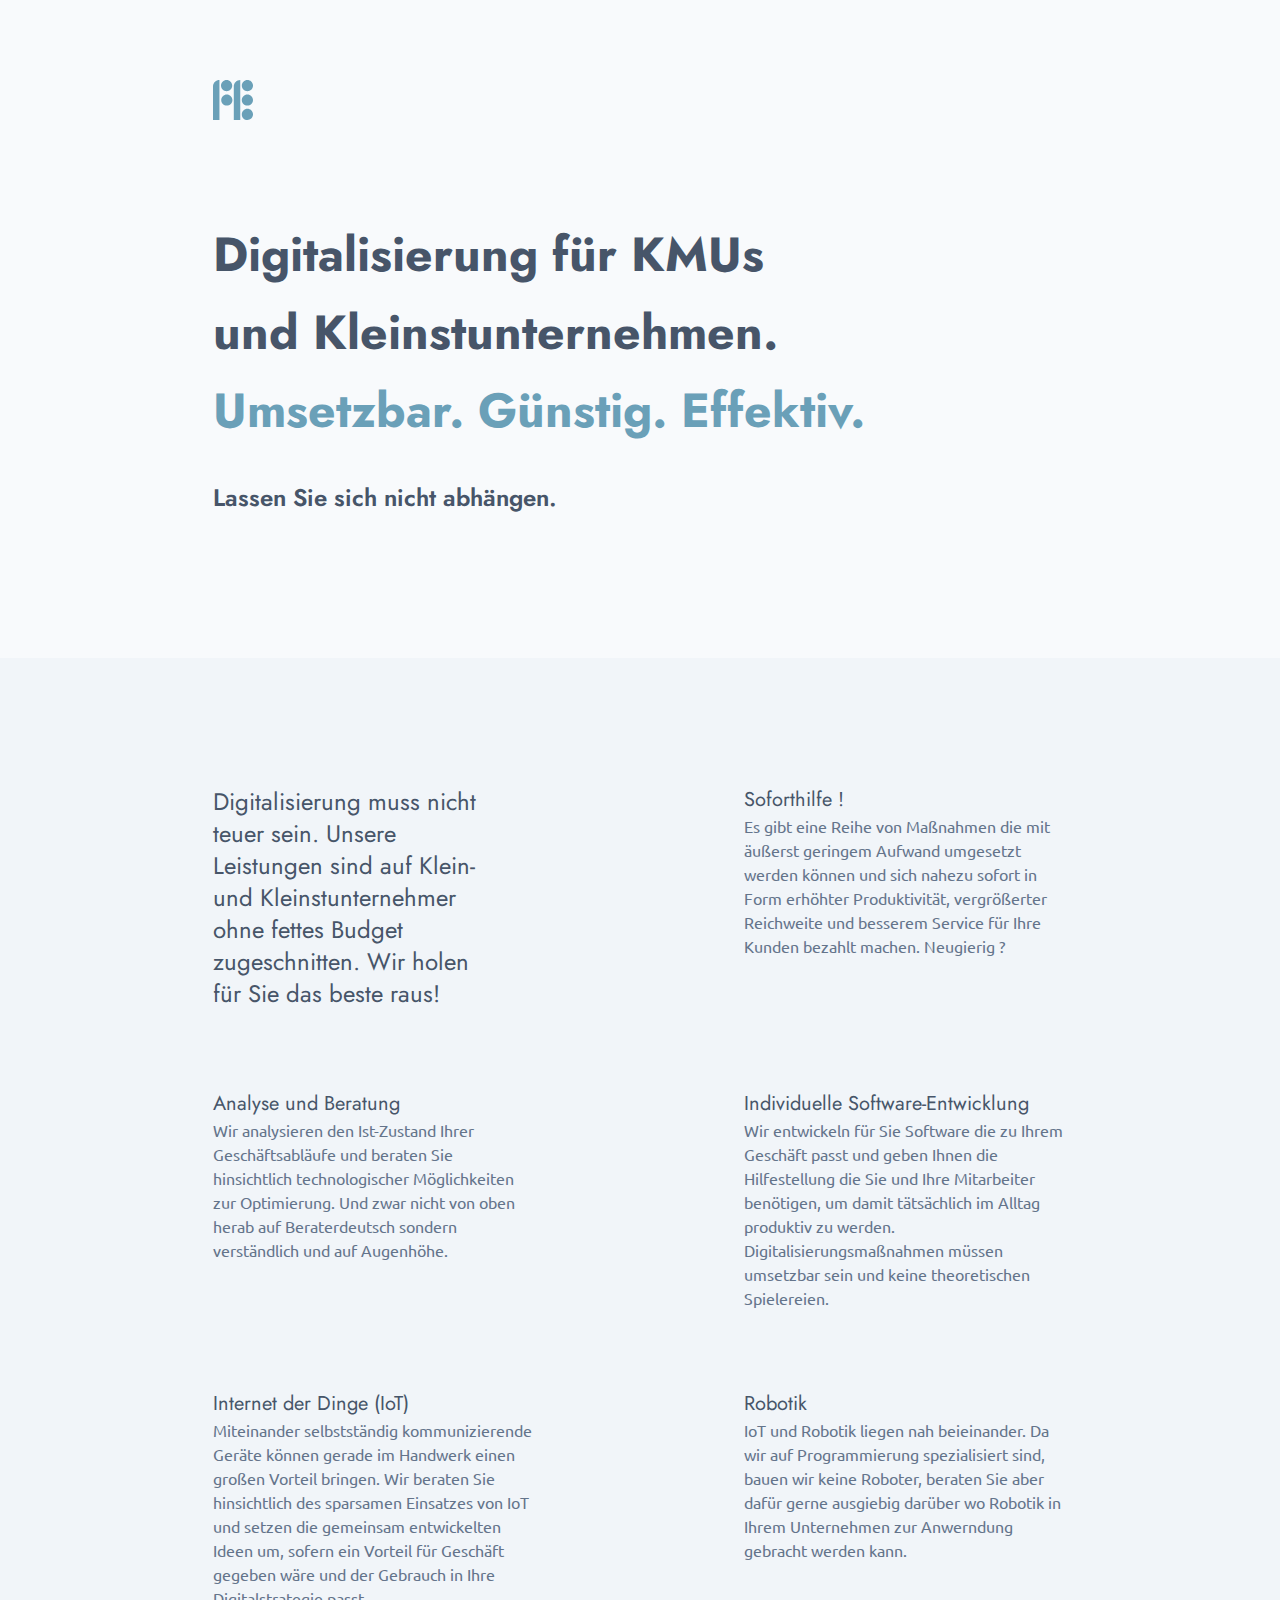
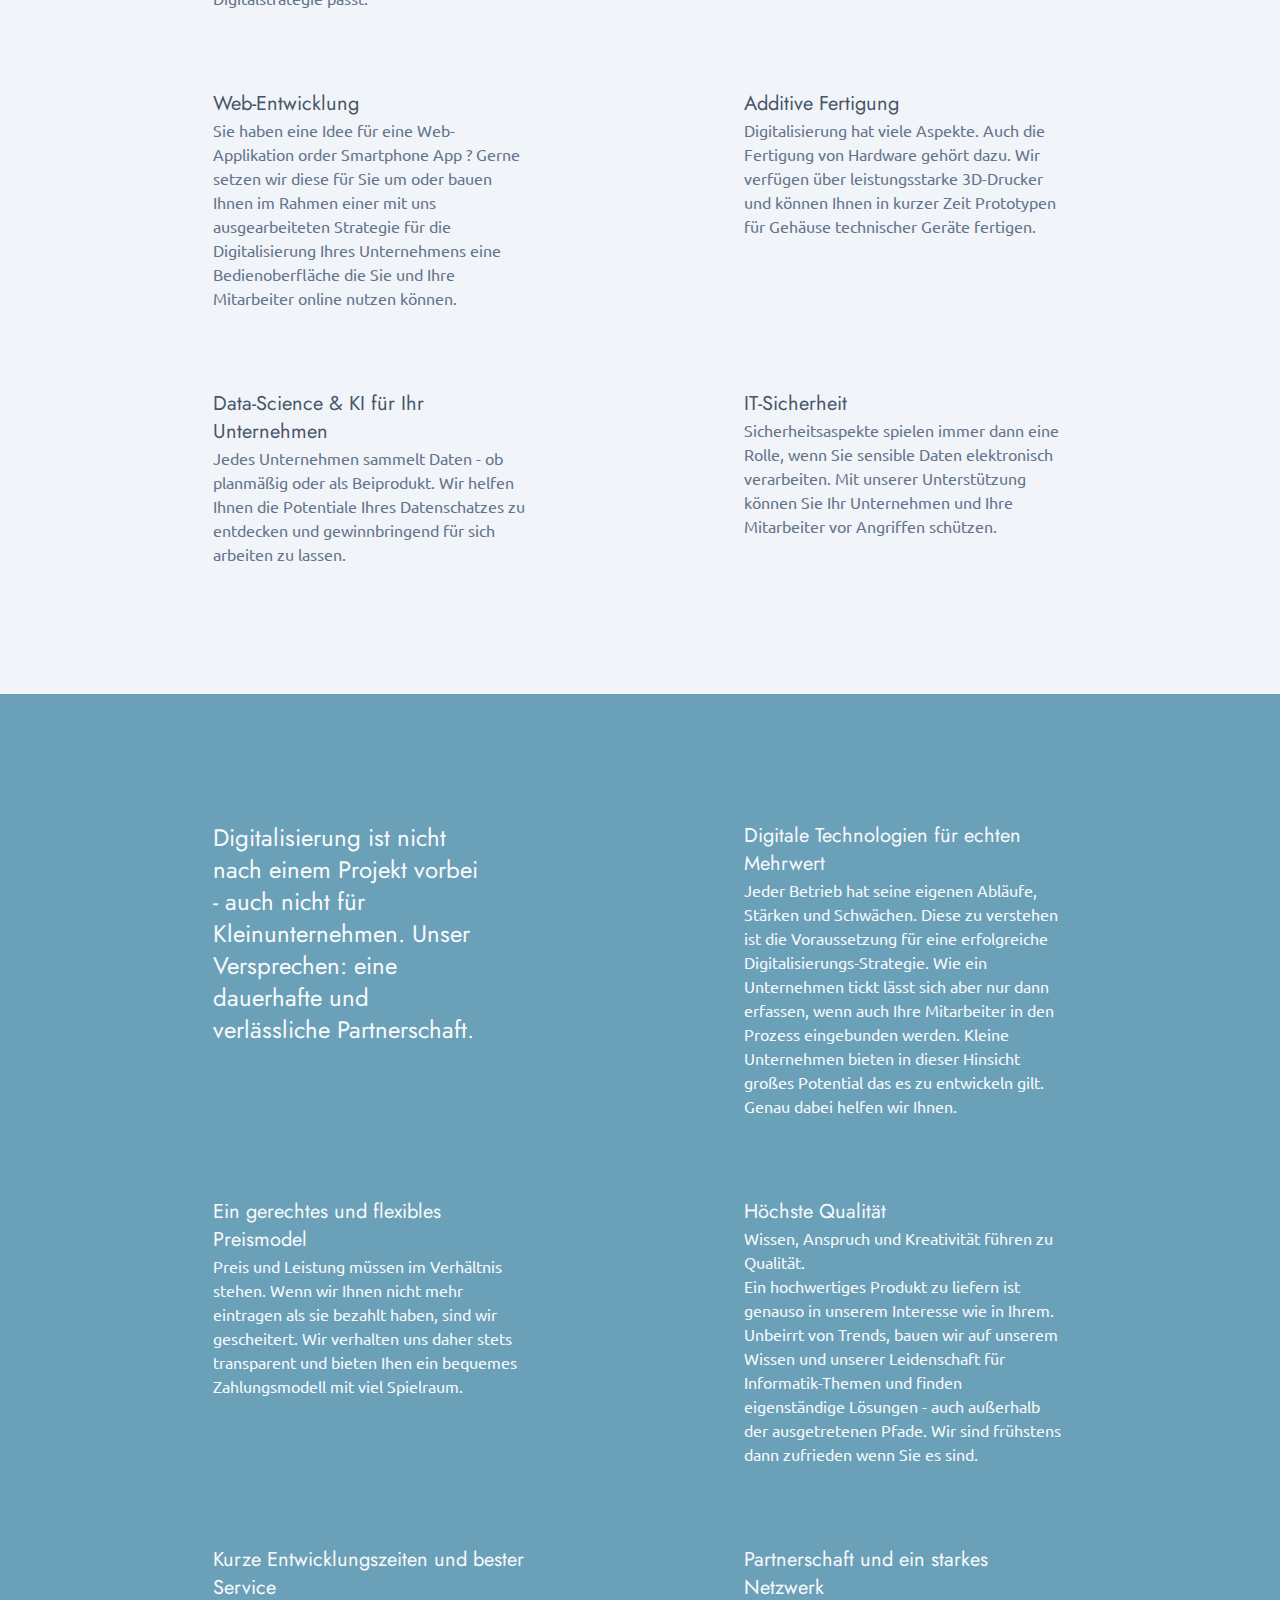
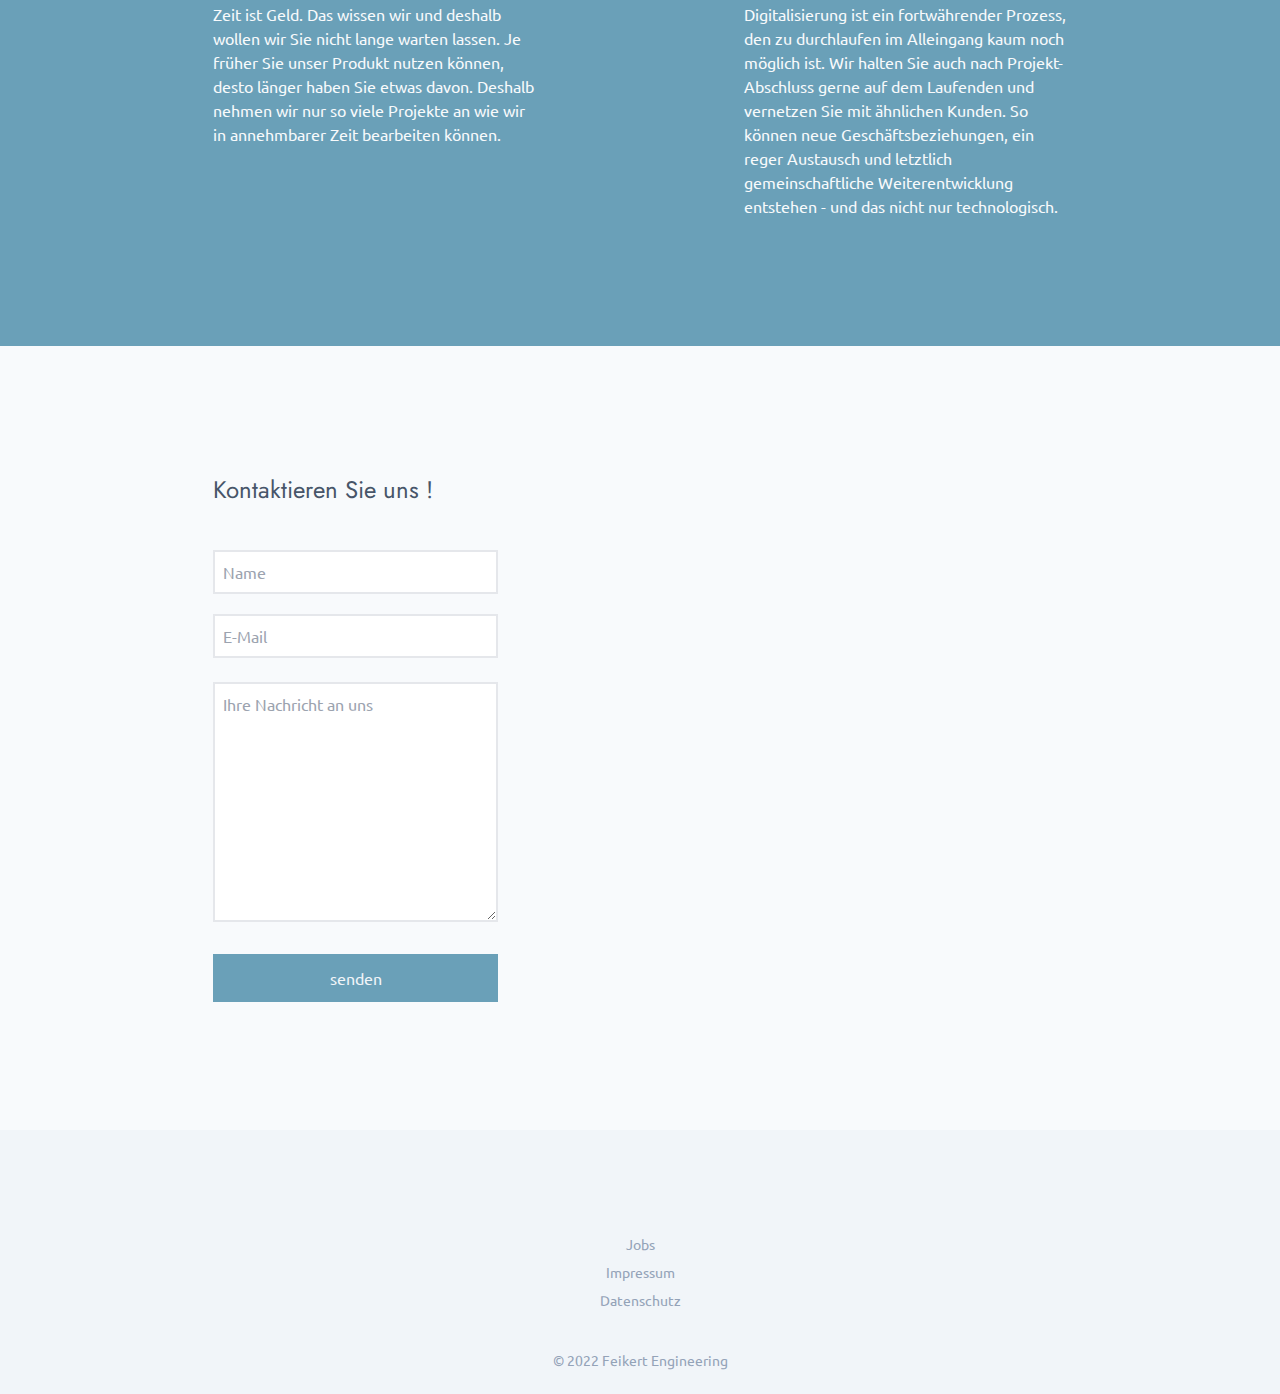
<file: index.html>
<!DOCTYPE html>
<html lang="de">
    <head>
        <meta charset="UTF-8" />

        <meta http-equiv="X-UA-Compatible" content="IE=edge" />

        <meta name="viewport" content="width=device-width, initial-scale=1.0" />

        <meta name="description" content="Wir machen Ihr Kleinunternehmen digitaler! Feikert Engineering hilft KMUs mit einem ganzheitlichen Ansatz, Fokus auf einfache Umsetzbarkeit und flexibler Finanzierung durch den Prozess der Digitalisierung.">

        <title>Digitalisierung für KMUs</title>

        <link rel="icon" href="logo2.svg">


        <link rel="stylesheet" href="tailwind.css" />
        <link rel="preconnect" href="https://fonts.googleapis.com">
        <link rel="preconnect" href="https://fonts.gstatic.com" crossorigin>
        <link href="https://fonts.googleapis.com/css2?family=Silkscreen&display=swap" rel="stylesheet">
    
        <link rel="preconnect" href="https://fonts.googleapis.com">
        <link rel="preconnect" href="https://fonts.gstatic.com" crossorigin>
        <link href="https://fonts.googleapis.com/css2?family=Jost:wght@500&display=swap" rel="stylesheet">
    
        <link rel="preconnect" href="https://fonts.googleapis.com">
        <link rel="preconnect" href="https://fonts.gstatic.com" crossorigin>
        <link href="https://fonts.googleapis.com/css2?family=PT+Sans&display=swap" rel="stylesheet">
 
        <link rel="preconnect" href="https://fonts.googleapis.com">
        <link rel="preconnect" href="https://fonts.gstatic.com" crossorigin>
        <link href="https://fonts.googleapis.com/css2?family=Ubuntu:wght@300&display=swap" rel="stylesheet">

    </head>

    <body class="flex justify-center w-full">
        <!--SEITEN CONTAINER-->
        <div class="flex flex-col font-jost items-center w-full h-full bg-slate-50 font-sans">
            <!--HEADING CONTAINER VOLL-->
            <div class="flex flex-col items-center w-full pt-20 pb-36 bg-slate-50">
                <!--heading inhalt eingerückt-->
                <div class="w-5/6 md:w-4/6">
                    <div class="flex">
                        <img class="w-10" src="logo2.svg" alt="logo">
                    </div>
                    <div class="pt-24 text-slate-600">
                        <h1 class="text-4xl md:text-5xl md:leading-relaxed font-bold">
                            Digitalisierung für KMUs<br>
                            und Kleinstunternehmen.
                            <h2 class="text-4xl md:text-5xl md:leading-relaxed font-bold text-[#6aa0b8]">
                                Umsetzbar.
                                Günstig.
                                Effektiv.
                            </h2>
                          
                        </h1>
                        <p class="pt-8 text-xl md:text-2xl font-semibold">Lassen Sie sich nicht abhängen.</p>
                    </div>
                </div>
            </div>



            <!-- KUNDEN LOGOS CONTAINER VOLL
            <div class="flex flex-col items-center w-full pb-16 pt-16 bg-slate-200">
                <img class="w-40 pt-6" src="./cms.webp">
            </div>-->



            <!--LEISTUNGEN CONTAINER VOLL-->
            <div class="flex flex-col items-center w-full pb-24 pt-24 md:pb-32 md:pt-32 bg-slate-100">
                <!--leistungen inhalt eingerückt-->
                <div class="w-5/6 md:w-4/6 grid grid-cols-1 gap-20 md:grid-cols-2 md:gap-x-52 md:gap-y-20 items-start ">
                    <div class="w-5/6 items-start">
                        <h2 class="text-xl md:text-2xl text-slate-600">
                            Digitalisierung muss nicht teuer sein.
                            Unsere Leistungen sind auf Klein- und Kleinstunternehmer
                            ohne fettes Budget zugeschnitten. 
                            Wir holen für Sie das beste raus!
                        </h2>
                    </div>
                    <div class="flex flex-col font-ubuntu">
                        <h3 class="font-jost text-xl text-slate-600">
                            Soforthilfe !
                        </h3>
                        <p class="text-slate-500">
                            Es gibt eine Reihe von Maßnahmen die mit äußerst geringem Aufwand
                            umgesetzt werden können und sich nahezu sofort in Form erhöhter Produktivität,
                            vergrößerter Reichweite und besserem Service für Ihre Kunden bezahlt machen.
                            Neugierig ?
                            
                        </p>
                        <!--<button class="w-1/2 md:w-1/3 border-4 border-slate-600 hover:border-slate-500 p-1 md:pl-2 md:pr-2 mt-6 text-sm text-slate-600 hover:text-slate-500">mehr erfahren</button>-->
                    </div>         
                    <div class="flex flex-col font-ubuntu">
                        <h3 class="font-jost text-xl text-slate-600">
                            Analyse und Beratung
                        </h3>
                        <p class="text-slate-500">
                            Wir analysieren den Ist-Zustand Ihrer 
                            Geschäftsabläufe und beraten Sie hinsichtlich
                            technologischer Möglichkeiten zur Optimierung.
                            Und zwar nicht von oben herab auf Beraterdeutsch
                            sondern verständlich und auf Augenhöhe.
                        </p>
                    </div>           
                    <div class="flex flex-col font-ubuntu ">
                        <h3 class="font-jost text-xl text-slate-600">
                            Individuelle Software-Entwicklung
                        </h3>
                        <p class="text-slate-500">
                            Wir entwickeln für Sie Software die zu Ihrem 
                            Geschäft passt und geben Ihnen die Hilfestellung
                            die Sie und Ihre Mitarbeiter benötigen, um damit
                            tätsächlich im Alltag produktiv zu werden. 
                            Digitalisierungsmaßnahmen müssen umsetzbar sein 
                            und keine theoretischen Spielereien.
                        </p>
                    </div>
                    <div class="flex flex-col font-ubuntu">
                        <h3 class="font-jost text-xl text-slate-600">
                            Internet der Dinge (IoT)
                        </h3>
                        <p class="text-slate-500">
                            Miteinander selbstständig kommunizierende 
                            Geräte können gerade im Handwerk einen großen
                            Vorteil bringen. Wir beraten Sie hinsichtlich
                            des sparsamen Einsatzes von IoT und 
                            setzen die gemeinsam entwickelten Ideen um,
                            sofern ein Vorteil für Geschäft gegeben wäre
                            und der Gebrauch in Ihre Digitalstrategie passt.
                        </p>
                    </div>
                    <div class="flex flex-col font-ubuntu">
                        <div class="flex items-start w-full">
                            <h3 class="font-jost text-xl text-slate-600 pr-4">
                                Robotik
                            </h3>
                            <!--<img class="w-5" src="./robotik.png">-->
                        </div>

                        <p class="text-slate-500">
                            IoT und Robotik liegen nah beieinander.
                            Da wir auf Programmierung spezialisiert sind,
                            bauen wir keine Roboter, beraten Sie aber dafür
                            gerne ausgiebig darüber wo Robotik in Ihrem Unternehmen 
                            zur Anwerndung gebracht werden kann.
                        </p>
                    </div>  
                    <div class="flex flex-col font-ubuntu">
                        <h3 class="font-jost text-xl text-slate-600">
                            Web-Entwicklung
                        </h3>
                        <p class="text-slate-500">
                            Sie haben eine Idee für eine Web-Applikation 
                            order Smartphone App ? Gerne setzen wir diese
                            für Sie um oder bauen Ihnen im Rahmen einer mit uns
                            ausgearbeiteten Strategie für die Digitalisierung Ihres Unternehmens
                            eine Bedienoberfläche die Sie und Ihre Mitarbeiter
                            online nutzen können.
                        </p>
                    </div>  
                    <div class="flex flex-col font-ubuntu">
                        <h3 class="font-jost text-xl text-slate-600">
                            Additive Fertigung
                        </h3>
                        <p class="text-slate-500">
                            Digitalisierung hat viele Aspekte.
                            Auch die Fertigung von Hardware gehört dazu. 
                            Wir verfügen über leistungsstarke
                            3D-Drucker und können Ihnen in kurzer
                            Zeit Prototypen für Gehäuse technischer Geräte 
                            fertigen.
                        </p>
                    </div>    
                    <div class="flex flex-col font-ubuntu ">
                        <h3 class="font-jost text-xl text-slate-600">
                            Data-Science & KI für Ihr Unternehmen
                        </h3>
                        <p class="text-slate-500">
                            Jedes Unternehmen sammelt Daten - ob 
                            planmäßig oder als Beiprodukt. Wir helfen Ihnen 
                            die Potentiale Ihres Datenschatzes zu entdecken 
                            und gewinnbringend für sich arbeiten zu lassen.
                        </p>
                    </div>
                    <div class="flex flex-col font-ubuntu">
                        <h3 class="font-jost text-xl text-slate-600">
                            IT-Sicherheit
                        </h3>
                        <p class="text-slate-500">
                            Sicherheitsaspekte spielen immer dann 
                            eine Rolle, wenn Sie sensible Daten 
                            elektronisch verarbeiten. Mit unserer 
                            Unterstützung können Sie Ihr Unternehmen
                            und Ihre Mitarbeiter vor Angriffen schützen.
                        </p>
                    </div>       
                </div>
            </div>




            <!--SERVICE VERSPRECHEN VOLL-->
            <div class="flex flex-col justify-center items-center w-full font-jost pb-24 pt-24 md:pb-32 md:pt-32 bg-[#6aa0b8]">
                <!--service versprechen inhalt eingerückt-->
                <div class = "w-5/6 md:w-4/6 grid grid-cols-1 gap-20 md:grid-cols-2 md:gap-x-52 md:gap-y-20 items-start">
                    <div class="w-5/6 items-start text-slate-50">
                        <h2 class="text-xl md:text-2xl ">
                            Digitalisierung ist nicht nach einem Projekt vorbei - auch nicht für Kleinunternehmen.
                            Unser Versprechen: eine dauerhafte und verlässliche Partnerschaft.
                        </h2>
                    </div>
                    <div class=" md:2/3">
                        <h3 class="font-jost text-xl text-slate-50">
                            Digitale Technologien für echten Mehrwert
                        </h3>
                        <p class="font-ubuntu text-base text-slate-50">
                            Jeder Betrieb hat seine eigenen Abläufe, 
                            Stärken und Schwächen.
                            Diese zu verstehen ist die Voraussetzung für eine
                            erfolgreiche Digitalisierungs-Strategie.
                            Wie ein Unternehmen tickt lässt sich aber nur 
                            dann erfassen, wenn auch Ihre Mitarbeiter 
                            in den Prozess eingebunden werden. Kleine 
                            Unternehmen bieten in dieser Hinsicht großes
                            Potential das es zu entwickeln gilt. Genau dabei helfen wir Ihnen.                                        
                        </p>
                    </div>
                    <div class="">
                        <h3 class="font-jost text-xl  text-slate-50">
                            Ein gerechtes und flexibles Preismodel
                        </h3>
                        <p class="font-ubuntu text-base text-slate-50">
                            Preis und Leistung müssen im Verhältnis stehen.
                            Wenn wir Ihnen nicht mehr eintragen als sie 
                            bezahlt haben, sind wir gescheitert. 
                            Wir verhalten uns daher stets transparent und 
                            bieten Ihen ein bequemes Zahlungsmodell mit 
                            viel Spielraum.
                        </p>
                    </div>
                    <div class="">
                        <h3 class="font-jost text-xl text-slate-50">
                            Höchste Qualität
                        </h3>
                        <p class="font-ubuntu text-base text-slate-50">
                            Wissen, Anspruch und Kreativität führen zu Qualität.<br>

                            Ein hochwertiges Produkt zu liefern ist 
                            genauso in unserem Interesse wie in Ihrem.
                            Unbeirrt von Trends, bauen wir auf unserem 
                            Wissen und unserer Leidenschaft für
                            Informatik-Themen und finden eigenständige 
                            Lösungen - auch außerhalb der ausgetretenen Pfade.
                            Wir sind frühstens dann zufrieden wenn Sie es sind.
                        </p>
                    </div>
                    <div class="">
                        <h3 class="font-jost text-xl text-slate-50">
                            Kurze Entwicklungszeiten und bester Service
                        </h3>
                        <p class="font-ubuntu text-base text-slate-50">
                            Zeit ist Geld. Das wissen wir und deshalb
                            wollen wir Sie nicht lange warten lassen.
                            Je früher Sie unser Produkt nutzen können, 
                            desto länger haben Sie etwas davon. Deshalb 
                            nehmen wir nur so viele Projekte an wie wir
                            in annehmbarer Zeit bearbeiten können. 
                            
                        </p>
                    </div>

                    <div class="">
                        <h3 class="font-jost text-xl text-slate-50">
                            Partnerschaft und ein starkes Netzwerk
                        </h3>
                        <p class="font-ubuntu text-base text-slate-50">
                            Digitalisierung ist ein fortwährender Prozess,
                            den zu durchlaufen im Alleingang kaum noch möglich ist.
                            Wir halten Sie auch nach Projekt-Abschluss gerne 
                            auf dem Laufenden und vernetzen Sie mit ähnlichen
                            Kunden. So können neue Geschäftsbeziehungen, 
                            ein reger Austausch und letztlich
                            gemeinschaftliche Weiterentwicklung entstehen - und das 
                            nicht nur technologisch.
                        </p>
                    </div>

                </div>
            </div>                

            


            <div class="flex flex-col items-center text-left w-full pt-24 pb-24 md:pb-32 md:pt-32 bg-slate-50">
                <div class=" flex flex-col w-5/6 md:w-4/6 items-start md:items-start">
                    <div class="flex">
                        <h2 class="text-2xl text-slate-600">
                            Kontaktieren Sie uns !
                        </h2>
                    </div>    
                    <div class="w-full md:w-1/3">
                        <form class="w-full pt-4 lg:pt-6 font-ubuntu" action="https://formsubmit.co/botshop@mailbox.org" method="POST" id="projectform">
                            <input type="hidden" name="_autoresponse" value="Thank you for your request ! It is of utmost importance to us to offer our customers the best possible service. We will therefore get back to you shortly; at the latest, however, after three working days. Please understand that we may have to decline your request due to high demand.">
        
                            <div class="flex flex-col justify-center mt-4">
                                <input class="w-full text-base p-2 mt-1 border-2 border-slate-60" type="text" name="name" placeholder="Name" required>
                            </div>
    
                            <div class="flex flex-col justify-center mt-4">
                                <input class="w-full text-base p-2 mt-1 border-2 border-slate-60" type="email" name="email" placeholder="E-Mail" required>
                            </div>
                            
                            <div class="flex flex-col justify-center mt-4">
                                <textarea class="w-full h-60 text-base p-2 resize-y mt-2 border-2 border-slate-60" name="project-description" placeholder="Ihre Nachricht an uns" required></textarea>
                            </div>
        
                            <div class="flex justify-center">
                                <button class="w-full h-12 bg-[#6aa0b8] hover:bg-sky-400 text-slate-100 hover:text-slate-50 text-base mt-8" type="submit">
                                    senden
                                </button>
                            </div>
                        </form>
                    </div>
                </div>
            </div> 
            

            <footer class="flex flex-col w-full items-center justify-center pt-24 pb-6 text-slate-400 bg-slate-100">
                <div class="flex flex-col items-center font-ubuntu text-sm">
                    <div class="flex flex-col items-center">
                        <a class="pt-2"" href="./jobs.html">Jobs</a>
                        <a class="pt-2"" href="./impressum.html">Impressum</a>
                        <a class="pt-2"" href="">Datenschutz</a>
                    </div>
                    <div class="text-sm pt-10">
                        © 2022 Feikert Engineering
                    </div>
                </div>    
            </footer>



            
        </div>
    </body>
</html>

<!-- 


-->
</file>
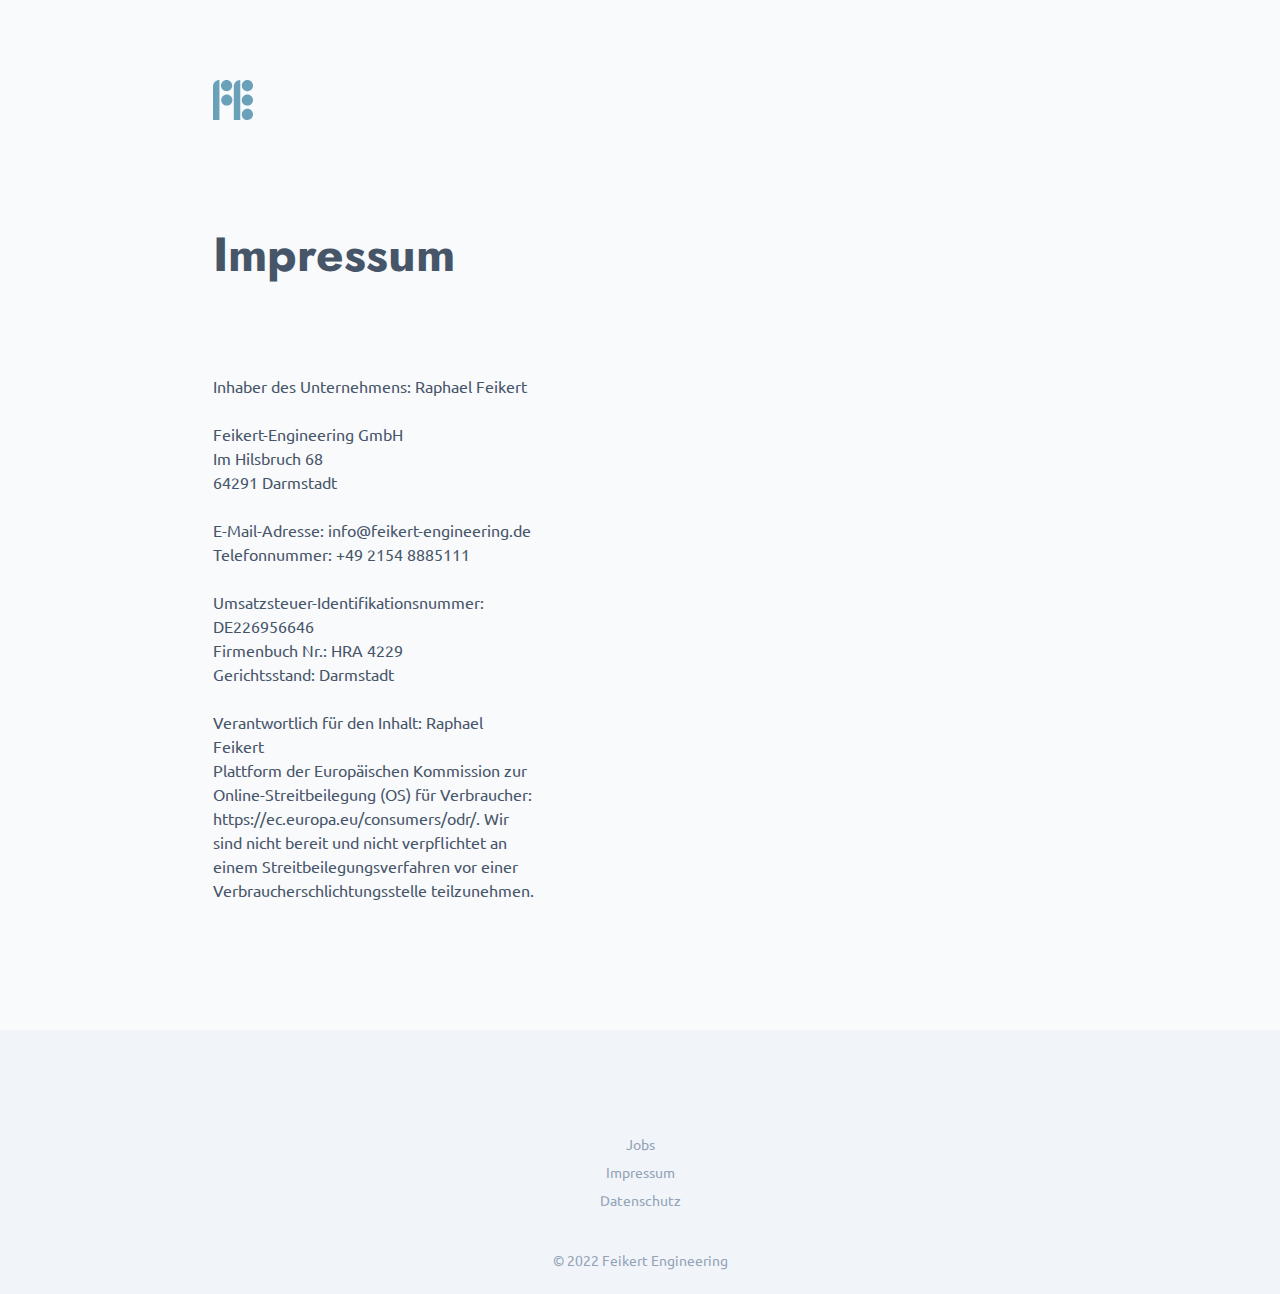
<file: impressum.html>
<!DOCTYPE html>
<html lang="de">
    <head>
        <meta charset="UTF-8" />

        <meta http-equiv="X-UA-Compatible" content="IE=edge" />

        <meta name="viewport" content="width=device-width, initial-scale=1.0" />

        <meta name="description" content="Wir machen Ihr Kleinunternehmen digitaler! Feikert Engineering hilft KMUs mit einem ganzheitlichen Ansatz, Fokus auf einfache Umsetzbarkeit und flexibler Finanzierung durch den Prozess der Digitalisierung.">

        <title>Digitalisierung für KMUs</title>

        <link rel="icon" href="logo.svg">


        <link rel="stylesheet" href="tailwind.css" />
        <link rel="preconnect" href="https://fonts.googleapis.com">
        <link rel="preconnect" href="https://fonts.gstatic.com" crossorigin>
        <link href="https://fonts.googleapis.com/css2?family=Silkscreen&display=swap" rel="stylesheet">
    
        <link rel="preconnect" href="https://fonts.googleapis.com">
        <link rel="preconnect" href="https://fonts.gstatic.com" crossorigin>
        <link href="https://fonts.googleapis.com/css2?family=Jost:wght@500&display=swap" rel="stylesheet">
    
        <link rel="preconnect" href="https://fonts.googleapis.com">
        <link rel="preconnect" href="https://fonts.gstatic.com" crossorigin>
        <link href="https://fonts.googleapis.com/css2?family=PT+Sans&display=swap" rel="stylesheet">
 
        <link rel="preconnect" href="https://fonts.googleapis.com">
        <link rel="preconnect" href="https://fonts.gstatic.com" crossorigin>
        <link href="https://fonts.googleapis.com/css2?family=Ubuntu:wght@300&display=swap" rel="stylesheet">

    </head>

    <body class="flex justify-center w-full">
        <!--SEITEN CONTAINER-->



        <div class="flex flex-col font-jost items-center w-full h-full bg-slate-50 font-sans text-slate-600">
            <!--HEADING CONTAINER VOLL-->
            <div class="flex flex-col items-center w-full pt-20 pb-20 bg-gradient-to-t bg-slate-50">
                <!--heading inhalt eingerückt-->
                <div class="w-5/6 md:w-4/6">
                    <div class="flex">
                        <a href="./index.html"><img class="w-10" src="logo2.svg" alt="logo"></a>
                    </div>
                    <div class="pt-24">
                        <h1 class="text-4xl md:text-5xl md:leading-relaxed font-bold">
                            Impressum
                        </h1>
                    </div>
                </div>
            </div>

            <div class="flex flex-col items-center w-full pb-24 md:pb-32 bg-slate-50">
                <!--leistungen inhalt eingerückt-->
                <div class="w-5/6 md:w-4/6 grid grid-cols-1 gap-20 md:grid-cols-2 md:gap-x-52 md:gap-y-20 items-start ">

                    <p class="font-ubuntu">
                        Inhaber des Unternehmens: Raphael Feikert<br><br>

                        Feikert-Engineering GmbH<br>
                        Im Hilsbruch 68<br>
                        64291 Darmstadt<br><br>

                        E-Mail-Adresse: info@feikert-engineering.de<br>
                        Telefonnummer: +49 2154 8885111<br><br>

                        Umsatzsteuer-Identifikationsnummer: DE226956646<br>
                        Firmenbuch Nr.: HRA 4229<br>
                        Gerichtsstand: Darmstadt<br><br>

                        Verantwortlich für den Inhalt: Raphael Feikert<br>
                        Plattform der Europäischen Kommission zur Online-Streitbeilegung (OS) für Verbraucher: https://ec.europa.eu/consumers/odr/. Wir sind nicht bereit und nicht verpflichtet an einem Streitbeilegungsverfahren vor einer Verbraucherschlichtungsstelle teilzunehmen.
                    </p>

                </div>
            </div>


            <footer class="flex flex-col w-full items-center justify-center pt-24 pb-6 text-slate-400 bg-slate-100">
                <div class="flex flex-col items-center font-ubuntu text-sm">
                    <div class="flex flex-col items-center">
                        <a class="pt-2"" href="./jobs.html">Jobs</a>
                        <a class="pt-2"" href="./impressum.html">Impressum</a>
                        <a class="pt-2"" href="">Datenschutz</a>
                    </div>
                    <div class="text-sm pt-10">
                        © 2022 Feikert Engineering
                    </div>
                </div>    
            </footer>



            
        </div>
    </body>
</html>

<!-- 


-->
</file>
